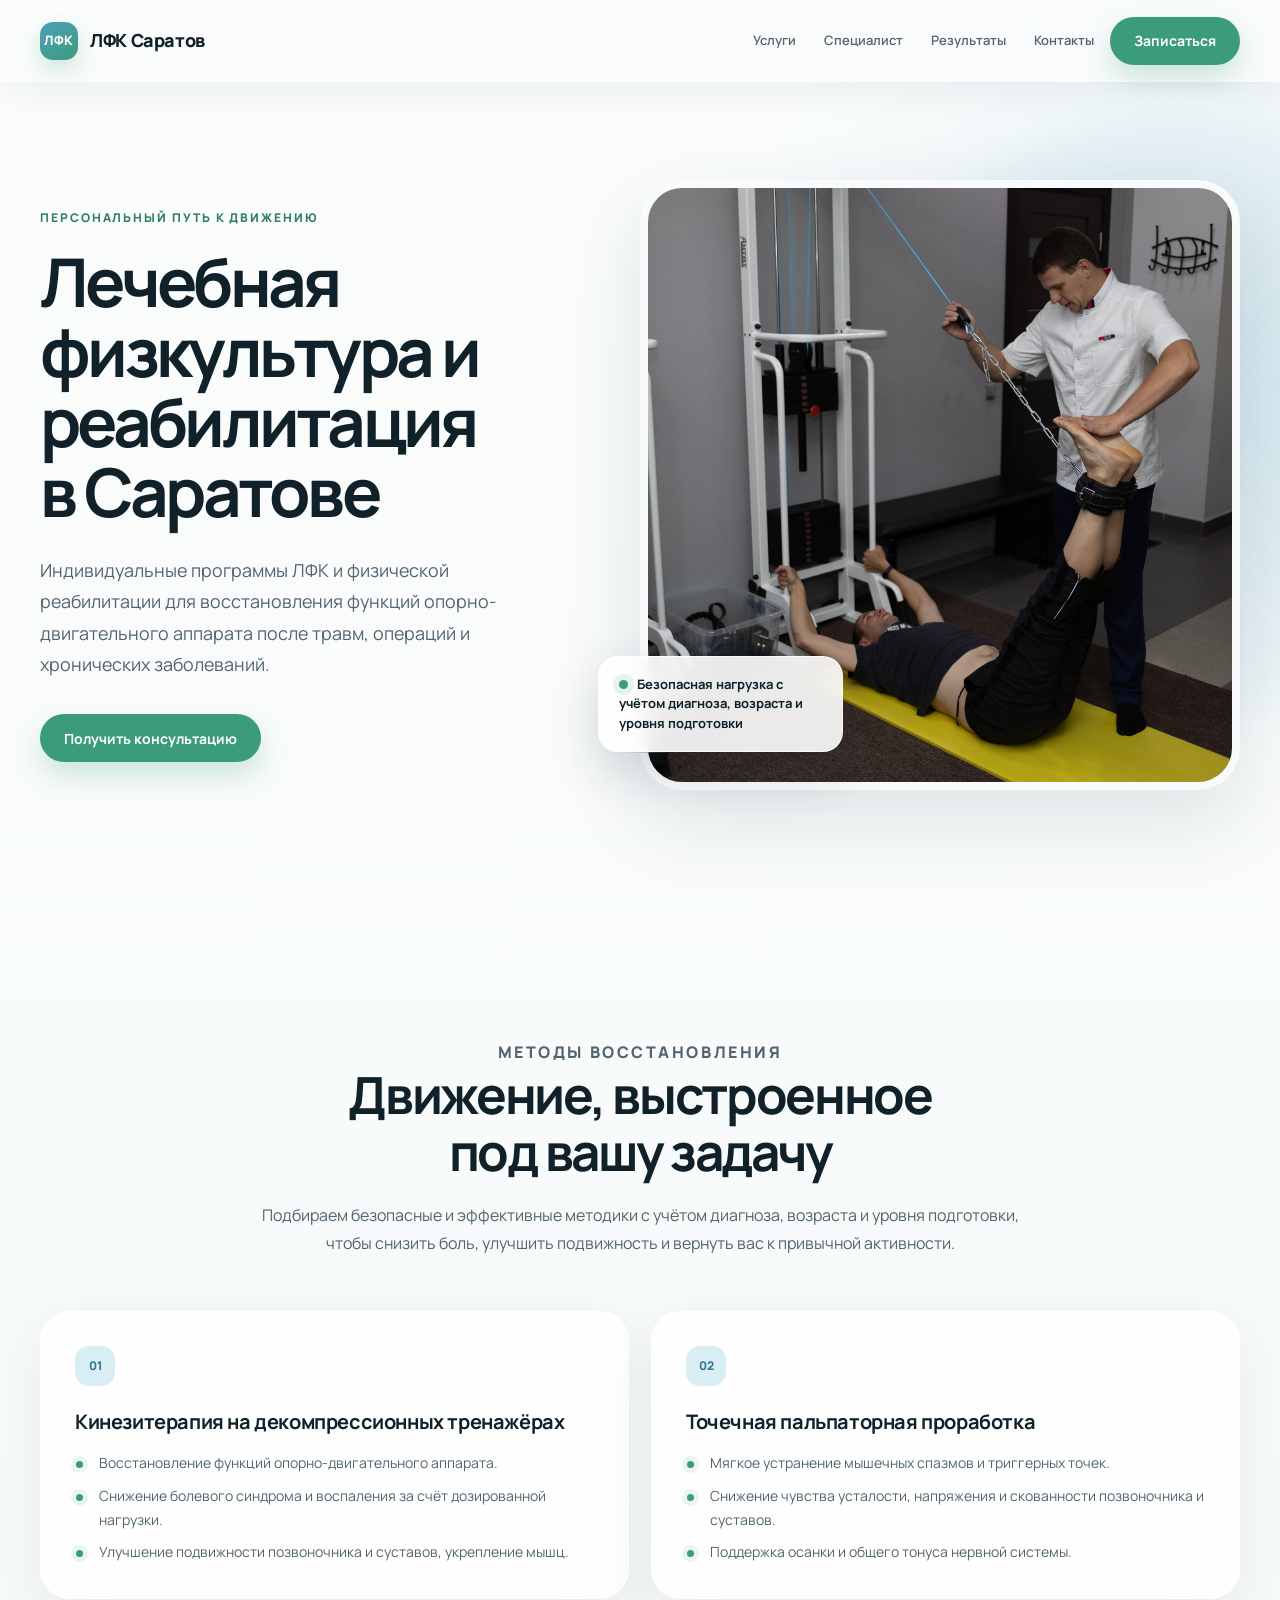
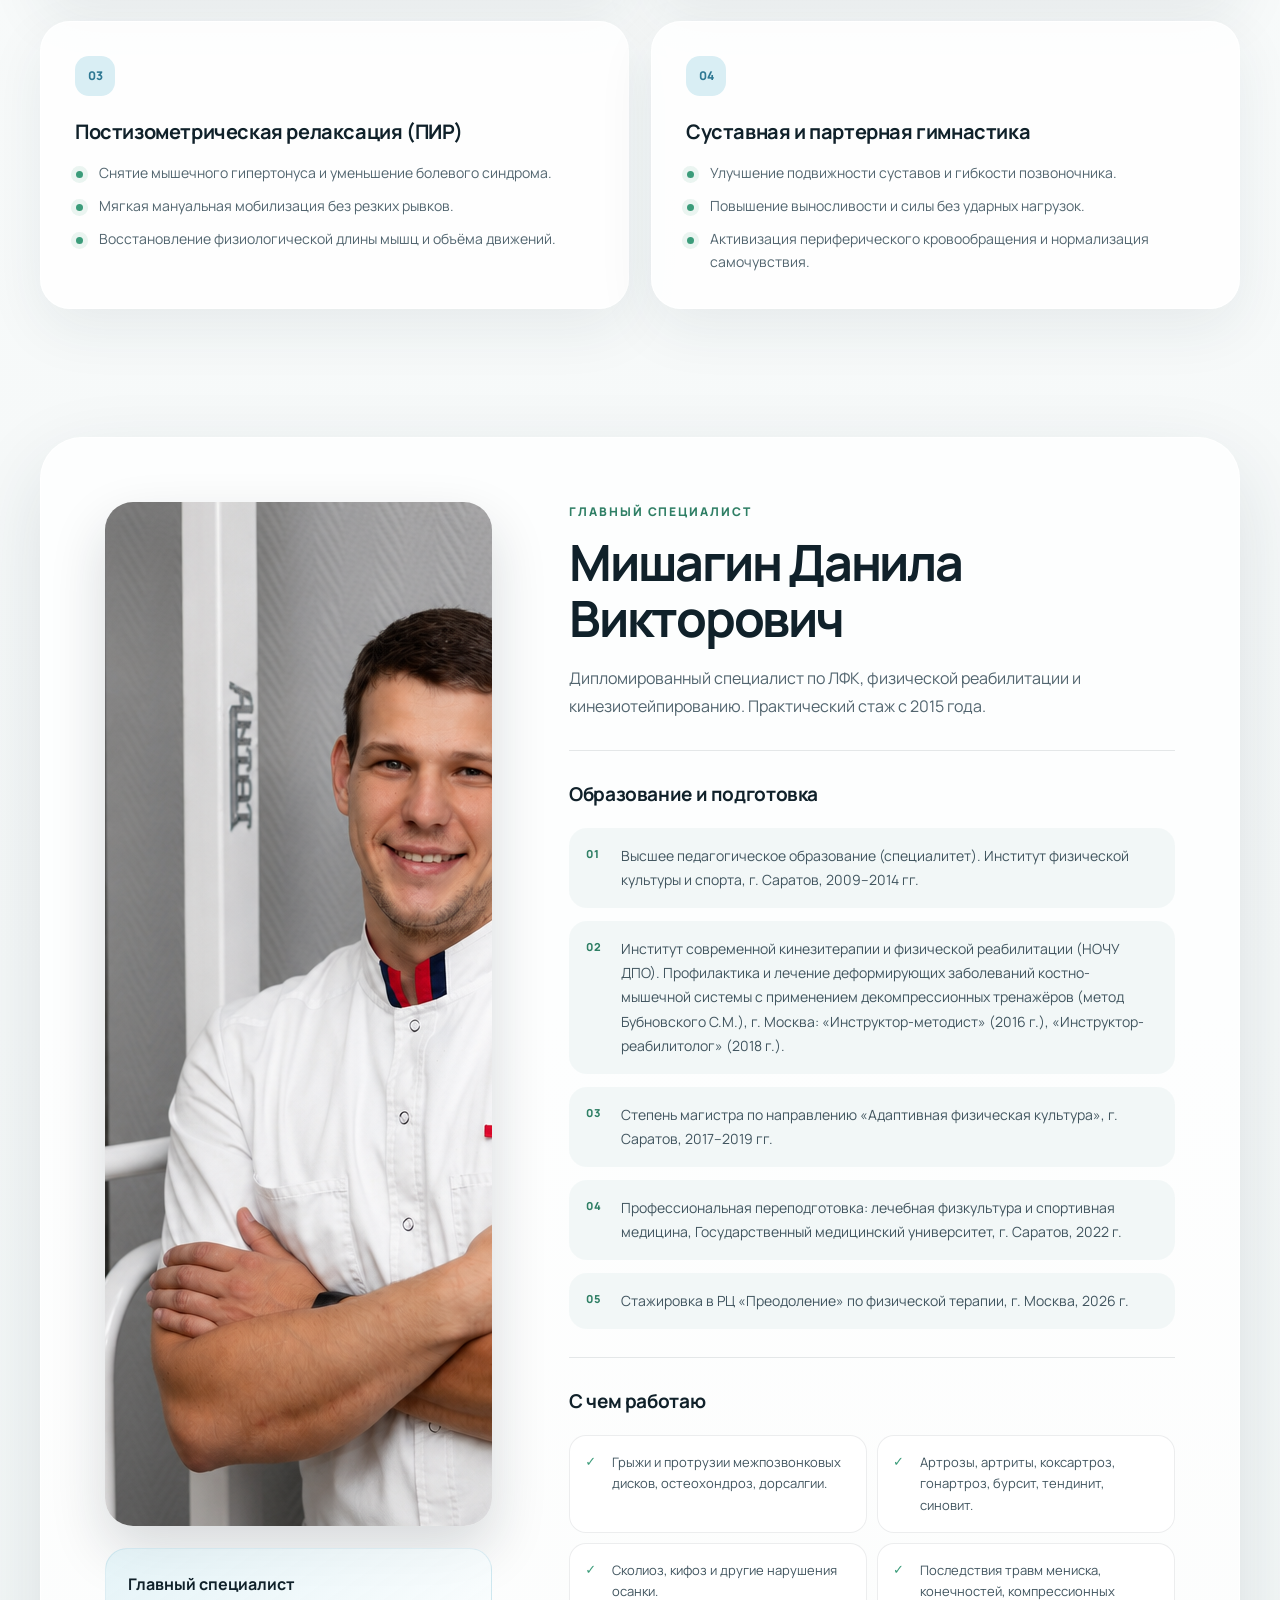
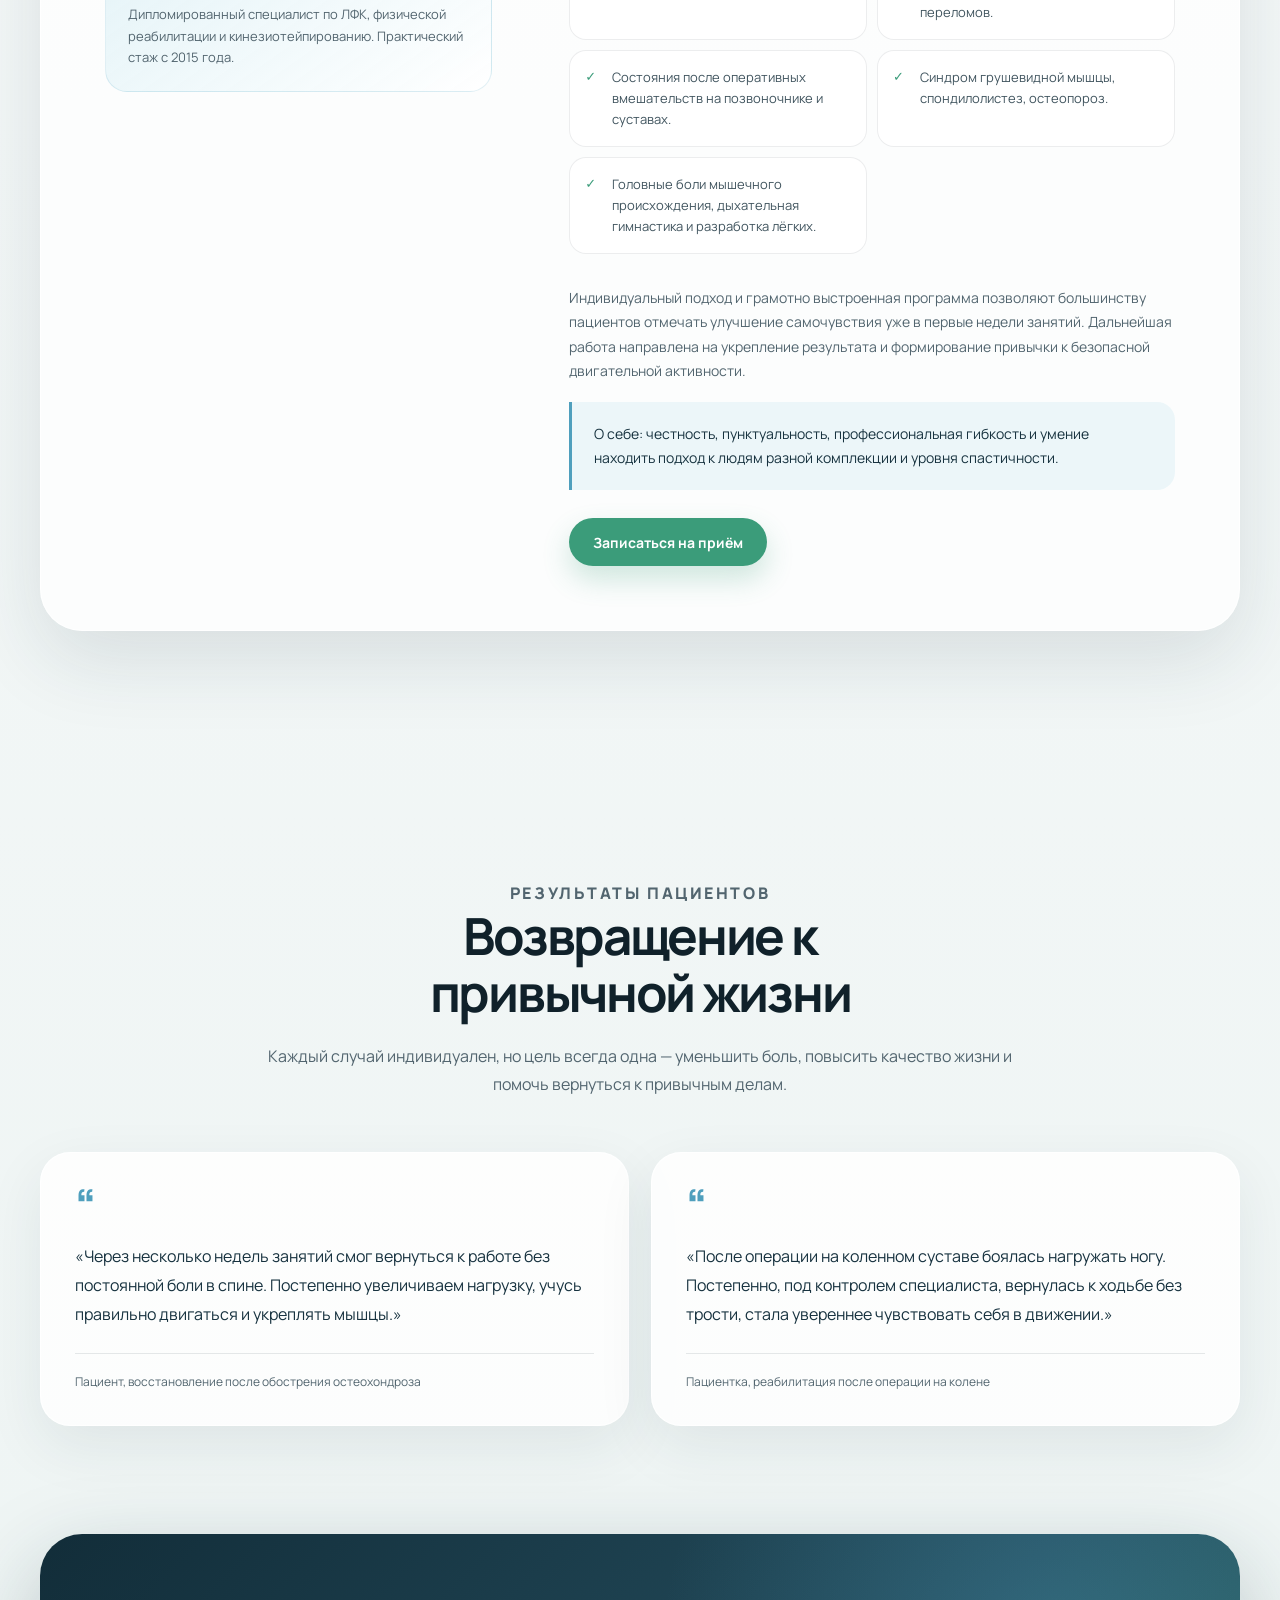
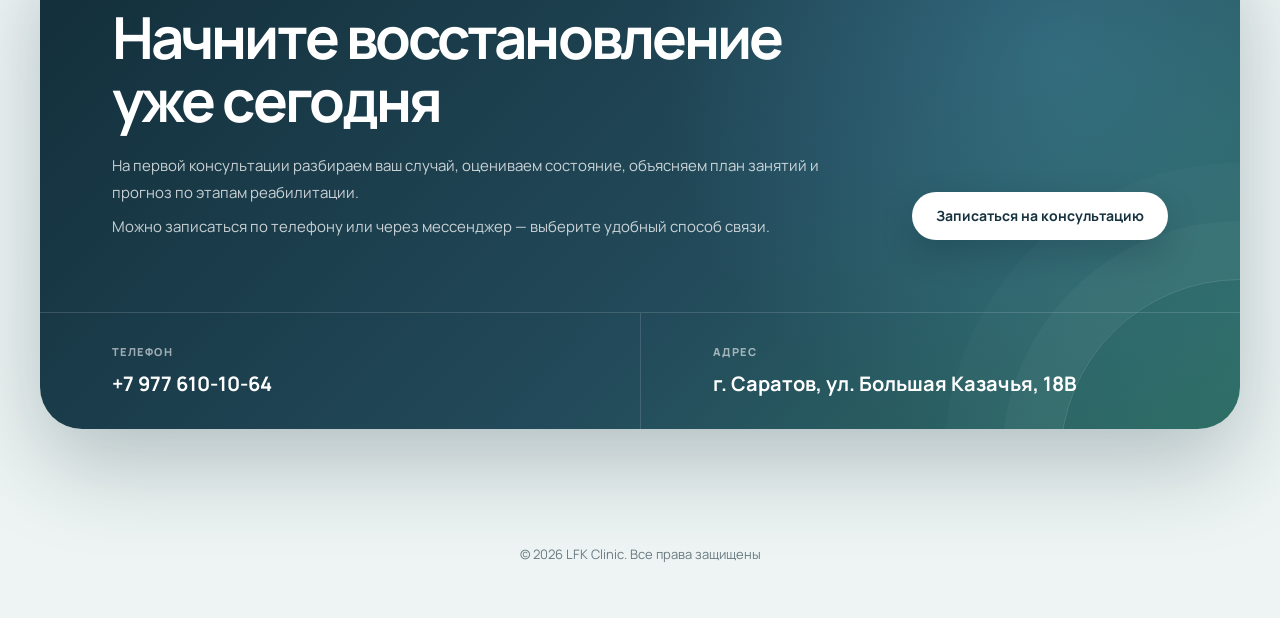
<file: index.html>
<!DOCTYPE html>
<html lang="ru">
<head>
  <meta charset="UTF-8">
  <meta name="viewport" content="width=device-width, initial-scale=1, viewport-fit=cover">
  <meta name="theme-color" content="#f5f8f8">
  <meta name="description" content="Лечебная физкультура и физическая реабилитация в Саратове. Индивидуальные программы восстановления после травм, операций и хронических заболеваний.">
  <title>ЛФК Саратов — Профессиональная реабилитация</title>
  <link rel="preconnect" href="https://fonts.googleapis.com">
  <link rel="preconnect" href="https://fonts.gstatic.com" crossorigin>
  <link href="https://fonts.googleapis.com/css2?family=Manrope:wght@400;500;600;700;800&amp;display=swap" rel="stylesheet">
  <style>
    :root {
      --ink: #10212a;
      --ink-soft: #52656f;
      --navy: #17323f;
      --blue: #4f9fbd;
      --blue-soft: #d9eef4;
      --green: #3b9c7a;
      --green-dark: #2f7f65;
      --paper: #ffffff;
      --surface: #f5f8f8;
      --line: rgba(16, 33, 42, 0.1);
      --shadow: 0 28px 80px rgba(25, 53, 66, 0.12);
      --header-height: 82px;
      --radius: 30px;
      --container: 1200px;
    }

    *,
    *::before,
    *::after {
      box-sizing: border-box;
    }

    html {
      scroll-behavior: smooth;
      scroll-padding-top: calc(var(--header-height) + 24px);
      overflow-x: clip;
    }

    body {
      margin: 0;
      min-width: 320px;
      overflow-x: clip;
      background:
        radial-gradient(circle at 92% 6%, rgba(79, 159, 189, 0.12), transparent 28rem),
        linear-gradient(180deg, #fbfdfd 0%, var(--surface) 48%, #edf4f3 100%);
      color: var(--ink);
      font-family: "Manrope", system-ui, -apple-system, BlinkMacSystemFont, "Segoe UI", sans-serif;
      line-height: 1.65;
      -webkit-font-smoothing: antialiased;
    }

    body.menu-open {
      overflow: hidden;
    }

    img,
    svg {
      display: block;
      max-width: 100%;
    }

    a,
    button {
      -webkit-tap-highlight-color: transparent;
    }

    a {
      color: inherit;
    }

    button {
      font: inherit;
    }

    :focus-visible {
      outline: 3px solid rgba(79, 159, 189, 0.48);
      outline-offset: 4px;
    }

    .container {
      width: min(var(--container), calc(100% - 48px));
      margin-inline: auto;
    }

    .site-header {
      position: fixed;
      inset: 0 0 auto;
      z-index: 1000;
      height: var(--header-height);
      border-bottom: 1px solid rgba(255, 255, 255, 0.7);
      background: rgba(250, 252, 252, 0.82);
      box-shadow: 0 10px 34px rgba(16, 33, 42, 0.06);
      backdrop-filter: blur(18px) saturate(140%);
      -webkit-backdrop-filter: blur(18px) saturate(140%);
    }

    .nav {
      height: 100%;
      display: flex;
      align-items: center;
      justify-content: space-between;
      gap: 30px;
    }

    .brand {
      display: inline-flex;
      align-items: center;
      gap: 12px;
      flex: 0 0 auto;
      text-decoration: none;
      font-size: 18px;
      font-weight: 800;
      letter-spacing: -0.02em;
    }

    .brand-mark {
      width: 38px;
      height: 38px;
      display: grid;
      place-items: center;
      border-radius: 13px;
      background: linear-gradient(145deg, var(--blue), var(--green));
      color: #fff;
      box-shadow: 0 10px 22px rgba(59, 156, 122, 0.24);
      font-size: 13px;
      letter-spacing: 0.04em;
    }

    .nav-links {
      display: flex;
      align-items: center;
      justify-content: flex-end;
      gap: 4px;
    }

    .nav-links > a:not(.button) {
      padding: 11px 12px;
      color: var(--ink-soft);
      text-decoration: none;
      font-size: 13px;
      font-weight: 600;
      transition: color 180ms ease, background 180ms ease;
      border-radius: 999px;
    }

    .nav-links > a:not(.button):hover {
      color: var(--ink);
      background: rgba(79, 159, 189, 0.08);
    }

    .button {
      min-height: 48px;
      display: inline-flex;
      align-items: center;
      justify-content: center;
      gap: 8px;
      padding: 12px 24px;
      border: 0;
      border-radius: 999px;
      background: var(--green);
      color: #fff;
      box-shadow: 0 13px 28px rgba(59, 156, 122, 0.24);
      cursor: pointer;
      text-align: center;
      text-decoration: none;
      font-size: 14px;
      font-weight: 700;
      transition: transform 180ms ease, box-shadow 180ms ease, background 180ms ease;
    }

    .button:hover {
      transform: translateY(-2px);
      background: var(--green-dark);
      box-shadow: 0 18px 34px rgba(59, 156, 122, 0.3);
    }

    .button--light {
      background: #fff;
      color: var(--navy);
      box-shadow: 0 14px 34px rgba(4, 20, 28, 0.2);
    }

    .button--light:hover {
      background: #eff8f5;
    }

    .menu-toggle {
      display: none;
      width: 46px;
      height: 46px;
      padding: 0;
      border: 1px solid var(--line);
      border-radius: 15px;
      background: rgba(255, 255, 255, 0.86);
      color: var(--ink);
      cursor: pointer;
    }

    .menu-toggle span,
    .menu-toggle::before,
    .menu-toggle::after {
      content: "";
      width: 20px;
      height: 2px;
      display: block;
      margin: 4px auto;
      border-radius: 999px;
      background: currentColor;
      transition: transform 180ms ease, opacity 180ms ease;
    }

    .menu-toggle[aria-expanded="true"] span {
      opacity: 0;
    }

    .menu-toggle[aria-expanded="true"]::before {
      transform: translateY(6px) rotate(45deg);
    }

    .menu-toggle[aria-expanded="true"]::after {
      transform: translateY(-6px) rotate(-45deg);
    }

    .hero {
      min-height: 100svh;
      display: grid;
      grid-template-columns: minmax(0, 0.92fr) minmax(420px, 1.08fr);
      align-items: center;
      gap: clamp(48px, 7vw, 100px);
      padding-top: calc(var(--header-height) + 72px);
      padding-bottom: 84px;
      position: relative;
      isolation: isolate;
    }

    .hero::before {
      content: "";
      position: absolute;
      z-index: -1;
      width: min(48vw, 620px);
      aspect-ratio: 1;
      right: -20%;
      top: 12%;
      border-radius: 50%;
      background: radial-gradient(circle, rgba(79, 159, 189, 0.16), rgba(79, 159, 189, 0));
      filter: blur(16px);
      pointer-events: none;
    }

    .eyebrow {
      margin: 0 0 20px;
      color: var(--green-dark);
      font-size: 12px;
      font-weight: 800;
      letter-spacing: 0.16em;
      text-transform: uppercase;
    }

    .hero h1 {
      max-width: 760px;
      margin: 0;
      font-size: clamp(44px, 5.25vw, 76px);
      line-height: 1.04;
      letter-spacing: -0.055em;
      text-wrap: balance;
    }

    .hero-copy > p:not(.eyebrow) {
      max-width: 610px;
      margin: 28px 0 34px;
      color: var(--ink-soft);
      font-size: clamp(16px, 1.4vw, 19px);
      line-height: 1.75;
    }

    .hero-copy .button {
      min-width: 220px;
    }

    .hero-visual {
      min-width: 0;
      position: relative;
    }

    .hero-image-frame {
      overflow: hidden;
      border: 8px solid rgba(255, 255, 255, 0.8);
      border-radius: 42px;
      background: #dce8ea;
      box-shadow: var(--shadow);
      animation: floatImage 7s ease-in-out infinite;
    }

    .hero-image-frame img {
      width: 100%;
      height: min(66vh, 680px);
      min-height: 520px;
      object-fit: cover;
      object-position: center;
    }

    .hero-note {
      position: absolute;
      left: -42px;
      bottom: 38px;
      max-width: 245px;
      padding: 18px 20px;
      border: 1px solid rgba(255, 255, 255, 0.78);
      border-radius: 20px;
      background: rgba(255, 255, 255, 0.9);
      box-shadow: 0 18px 50px rgba(16, 33, 42, 0.16);
      backdrop-filter: blur(14px);
      -webkit-backdrop-filter: blur(14px);
      font-size: 13px;
      font-weight: 700;
      line-height: 1.5;
    }

    .hero-note::before {
      content: "";
      width: 9px;
      height: 9px;
      display: inline-block;
      margin-right: 9px;
      border-radius: 50%;
      background: var(--green);
      box-shadow: 0 0 0 6px rgba(59, 156, 122, 0.12);
    }

    .content-section {
      padding-block: 118px;
    }

    .section-heading {
      max-width: 760px;
      margin: 0 auto 54px;
      text-align: center;
    }

    .section-heading h2 {
      margin: 0;
      font-size: clamp(34px, 4vw, 52px);
      line-height: 1.12;
      letter-spacing: -0.045em;
      text-wrap: balance;
    }

    .section-heading p {
      margin: 20px auto 0;
      color: var(--ink-soft);
      font-size: 16px;
      line-height: 1.75;
    }

    .methods-grid {
      display: grid;
      grid-template-columns: repeat(2, minmax(0, 1fr));
      gap: 22px;
    }

    .method-card {
      min-width: 0;
      min-height: 100%;
      padding: 34px;
      border: 1px solid rgba(255, 255, 255, 0.76);
      border-radius: var(--radius);
      background: rgba(255, 255, 255, 0.82);
      box-shadow: 0 20px 58px rgba(25, 53, 66, 0.075);
      transition: transform 220ms ease, box-shadow 220ms ease, border-color 220ms ease;
    }

    .method-card:hover {
      transform: translateY(-6px);
      border-color: rgba(79, 159, 189, 0.24);
      box-shadow: 0 28px 68px rgba(25, 53, 66, 0.12);
    }

    .method-number {
      width: 40px;
      height: 40px;
      display: grid;
      place-items: center;
      margin-bottom: 22px;
      border-radius: 14px;
      background: var(--blue-soft);
      color: #2e7893;
      font-size: 12px;
      font-weight: 800;
    }

    .method-card h3 {
      margin: 0 0 16px;
      font-size: 20px;
      line-height: 1.35;
      letter-spacing: -0.02em;
    }

    .clean-list {
      margin: 0;
      padding: 0;
      list-style: none;
      color: var(--ink-soft);
      font-size: 14px;
      line-height: 1.7;
    }

    .clean-list li {
      position: relative;
      padding-left: 24px;
    }

    .clean-list li + li {
      margin-top: 9px;
    }

    .clean-list li::before {
      content: "";
      position: absolute;
      left: 1px;
      top: 0.72em;
      width: 7px;
      height: 7px;
      border-radius: 50%;
      background: var(--green);
      box-shadow: 0 0 0 5px rgba(59, 156, 122, 0.1);
    }

    .specialist-wrap {
      margin-top: 128px;
      scroll-margin-top: calc(var(--header-height) + 24px);
    }

    .specialist-shell {
      display: grid;
      grid-template-columns: minmax(300px, 0.78fr) minmax(0, 1.22fr);
      gap: clamp(38px, 6vw, 78px);
      align-items: start;
      padding: clamp(30px, 5vw, 64px);
      border: 1px solid rgba(255, 255, 255, 0.78);
      border-radius: 42px;
      background: rgba(255, 255, 255, 0.76);
      box-shadow: var(--shadow);
    }

    .specialist-media {
      position: sticky;
      top: calc(var(--header-height) + 28px);
      min-width: 0;
    }

    .specialist-media img {
      width: 100%;
      aspect-ratio: 4 / 5;
      border-radius: 28px;
      object-fit: cover;
      object-position: center;
      box-shadow: 0 24px 55px rgba(16, 33, 42, 0.16);
    }

    .specialist-summary {
      margin-top: 22px;
      padding: 22px;
      border: 1px solid rgba(79, 159, 189, 0.16);
      border-radius: 22px;
      background: linear-gradient(145deg, rgba(217, 238, 244, 0.68), rgba(255, 255, 255, 0.76));
    }

    .specialist-summary strong {
      display: block;
      margin-bottom: 7px;
      font-size: 16px;
    }

    .specialist-summary p {
      margin: 0;
      color: var(--ink-soft);
      font-size: 13px;
      line-height: 1.65;
    }

    .specialist-content {
      min-width: 0;
    }

    .specialist-content > .eyebrow {
      margin-bottom: 12px;
    }

    .specialist-content h2 {
      margin: 0;
      font-size: clamp(34px, 4vw, 50px);
      line-height: 1.12;
      letter-spacing: -0.045em;
    }

    .doctor-role {
      margin: 18px 0 30px;
      color: var(--ink-soft);
      font-size: 16px;
      line-height: 1.75;
    }

    .info-block {
      padding-block: 28px;
      border-top: 1px solid var(--line);
    }

    .info-block h3 {
      margin: 0 0 18px;
      font-size: 19px;
      letter-spacing: -0.02em;
    }

    .info-list {
      display: grid;
      gap: 13px;
      margin: 0;
      padding: 0;
      list-style: none;
      counter-reset: info;
    }

    .info-list li {
      min-width: 0;
      position: relative;
      padding: 16px 18px 16px 52px;
      border-radius: 18px;
      background: rgba(241, 247, 247, 0.92);
      color: #41555f;
      font-size: 14px;
      line-height: 1.72;
      overflow-wrap: anywhere;
      counter-increment: info;
    }

    .info-list li::before {
      content: counter(info, decimal-leading-zero);
      position: absolute;
      left: 17px;
      top: 17px;
      color: var(--green-dark);
      font-size: 11px;
      font-weight: 800;
      letter-spacing: 0.05em;
    }

    .conditions-list {
      display: grid;
      grid-template-columns: repeat(2, minmax(0, 1fr));
      gap: 10px;
      margin: 0;
      padding: 0;
      list-style: none;
    }

    .conditions-list li {
      min-width: 0;
      padding: 16px 16px 16px 42px;
      position: relative;
      border: 1px solid rgba(16, 33, 42, 0.08);
      border-radius: 17px;
      background: #fff;
      color: #41555f;
      font-size: 13px;
      line-height: 1.62;
      overflow-wrap: anywhere;
    }

    .conditions-list li::before {
      content: "✓";
      position: absolute;
      left: 15px;
      top: 15px;
      color: var(--green);
      font-weight: 800;
    }

    .specialist-note {
      margin: 4px 0 18px;
      color: var(--ink-soft);
      font-size: 14px;
      line-height: 1.75;
    }

    .tagline {
      margin: 0 0 28px;
      padding: 20px 22px;
      border-left: 3px solid var(--blue);
      border-radius: 0 18px 18px 0;
      background: rgba(217, 238, 244, 0.48);
      color: var(--navy);
      font-size: 14px;
      line-height: 1.72;
    }

    .outcomes-section {
      padding-top: 110px;
      padding-bottom: 72px;
      scroll-margin-top: calc(var(--header-height) + 24px);
    }

    .testimonials {
      display: grid;
      grid-template-columns: repeat(2, minmax(0, 1fr));
      gap: 22px;
    }

    .testimonial {
      min-width: 0;
      margin: 0;
      padding: 34px;
      border: 1px solid rgba(255, 255, 255, 0.82);
      border-radius: var(--radius);
      background: rgba(255, 255, 255, 0.82);
      box-shadow: 0 20px 58px rgba(25, 53, 66, 0.08);
    }

    .quote-mark {
      color: var(--blue);
      font-size: 44px;
      font-weight: 800;
      line-height: 0.8;
    }

    .testimonial blockquote {
      margin: 20px 0 24px;
      color: var(--navy);
      font-size: 16px;
      line-height: 1.8;
    }

    .testimonial figcaption {
      padding-top: 18px;
      border-top: 1px solid var(--line);
      color: var(--ink-soft);
      font-size: 12px;
      line-height: 1.6;
    }

    .contact-panel {
      overflow: hidden;
      margin-top: 108px;
      position: relative;
      border-radius: 42px;
      background:
        radial-gradient(circle at 85% 25%, rgba(79, 159, 189, 0.34), transparent 25rem),
        linear-gradient(135deg, #122d39, #234b5b 60%, #2f6f67);
      color: #fff;
      box-shadow: 0 34px 90px rgba(20, 54, 66, 0.28);
    }

    .contact-panel::after {
      content: "";
      position: absolute;
      width: 360px;
      aspect-ratio: 1;
      right: -180px;
      bottom: -210px;
      border: 1px solid rgba(255, 255, 255, 0.14);
      border-radius: 50%;
      box-shadow: 0 0 0 58px rgba(255, 255, 255, 0.03), 0 0 0 116px rgba(255, 255, 255, 0.02);
      pointer-events: none;
    }

    .contact-top {
      display: grid;
      grid-template-columns: minmax(0, 1fr) auto;
      gap: 38px;
      align-items: end;
      padding: clamp(38px, 6vw, 72px);
      position: relative;
      z-index: 1;
    }

    .contact-top h2 {
      max-width: 720px;
      margin: 0;
      font-size: clamp(36px, 4.6vw, 58px);
      line-height: 1.08;
      letter-spacing: -0.05em;
      text-wrap: balance;
    }

    .contact-top p {
      max-width: 720px;
      margin: 22px 0 0;
      color: rgba(255, 255, 255, 0.76);
      font-size: 15px;
      line-height: 1.75;
    }

    .contact-top p + p {
      margin-top: 8px;
    }

    .contact-details {
      display: grid;
      grid-template-columns: repeat(2, minmax(0, 1fr));
      position: relative;
      z-index: 1;
      border-top: 1px solid rgba(255, 255, 255, 0.14);
    }

    .contact-detail {
      padding: 30px clamp(32px, 6vw, 72px);
    }

    .contact-detail + .contact-detail {
      border-left: 1px solid rgba(255, 255, 255, 0.14);
    }

    .contact-detail span {
      display: block;
      margin-bottom: 8px;
      color: rgba(255, 255, 255, 0.58);
      font-size: 11px;
      font-weight: 800;
      letter-spacing: 0.13em;
      text-transform: uppercase;
    }

    .contact-detail a,
    .contact-detail p {
      margin: 0;
      color: #fff;
      font-size: clamp(16px, 2vw, 20px);
      font-weight: 700;
      line-height: 1.45;
      text-decoration: none;
      overflow-wrap: anywhere;
    }

    .contact-detail a:hover {
      text-decoration: underline;
      text-underline-offset: 4px;
    }

    .site-footer {
      padding: 44px 24px 52px;
      color: #6a7b83;
      text-align: center;
      font-size: 13px;
    }

    .reveal {
      opacity: 0;
      transform: translateY(44px) scale(0.985);
      transition: opacity 800ms ease, transform 900ms cubic-bezier(0.16, 1, 0.3, 1);
      will-change: opacity, transform;
    }

    .reveal.is-visible {
      opacity: 1;
      transform: translateY(0) scale(1);
    }

    .hero-copy > * {
      opacity: 0;
      transform: translateY(28px);
      animation: heroFade 850ms cubic-bezier(0.16, 1, 0.3, 1) forwards;
    }

    .hero-copy > :nth-child(2) {
      animation-delay: 100ms;
    }

    .hero-copy > :nth-child(3) {
      animation-delay: 210ms;
    }

    .hero-copy > :nth-child(4) {
      animation-delay: 320ms;
    }

    @keyframes heroFade {
      to {
        opacity: 1;
        transform: translateY(0);
      }
    }

    @keyframes floatImage {
      0%, 100% { transform: translateY(0); }
      50% { transform: translateY(-10px); }
    }

    @media (max-width: 1050px) {
      .nav-links > a:not(.button) {
        padding-inline: 8px;
      }

      .hero {
        grid-template-columns: minmax(0, 0.95fr) minmax(360px, 1.05fr);
        gap: 42px;
      }

      .hero-note {
        left: -22px;
      }

      .specialist-shell {
        grid-template-columns: 300px minmax(0, 1fr);
      }

      .conditions-list {
        grid-template-columns: 1fr;
      }
    }

    @media (max-width: 860px) {
      :root {
        --header-height: 72px;
      }

      .container {
        width: min(100% - 32px, var(--container));
      }

      .menu-toggle {
        display: block;
      }

      .nav-links {
        position: absolute;
        inset: calc(var(--header-height) + 10px) 16px auto;
        display: grid;
        gap: 4px;
        padding: 12px;
        visibility: hidden;
        opacity: 0;
        transform: translateY(-12px);
        border: 1px solid rgba(16, 33, 42, 0.1);
        border-radius: 22px;
        background: rgba(255, 255, 255, 0.97);
        box-shadow: 0 24px 60px rgba(16, 33, 42, 0.16);
        transition: opacity 180ms ease, transform 180ms ease, visibility 180ms;
      }

      .nav-links.is-open {
        visibility: visible;
        opacity: 1;
        transform: translateY(0);
      }

      .nav-links > a:not(.button) {
        min-height: 46px;
        display: flex;
        align-items: center;
        padding: 10px 14px;
        font-size: 14px;
      }

      .nav-links .button {
        width: 100%;
        margin-top: 4px;
      }

      .hero {
        min-height: auto;
        grid-template-columns: 1fr;
        gap: 38px;
        padding-top: calc(var(--header-height) + 44px);
        padding-bottom: 72px;
        text-align: center;
      }

      .hero-copy > p:not(.eyebrow) {
        margin-inline: auto;
      }

      .hero-image-frame {
        width: min(100%, 680px);
        margin-inline: auto;
        border-width: 6px;
        border-radius: 30px;
      }

      .hero-image-frame img {
        height: auto;
        min-height: 0;
        aspect-ratio: 16 / 11;
      }

      .hero-note {
        left: 20px;
        bottom: 20px;
        text-align: left;
      }

      .content-section,
      .outcomes-section {
        padding-block: 84px;
      }

      .specialist-wrap {
        margin-top: 90px;
      }

      .specialist-shell {
        grid-template-columns: 1fr;
      }

      .specialist-media {
        position: static;
        display: grid;
        grid-template-columns: minmax(220px, 0.76fr) minmax(0, 1fr);
        gap: 22px;
        align-items: end;
      }

      .specialist-media img {
        aspect-ratio: 4 / 5;
      }

      .specialist-summary {
        margin-top: 0;
      }

      .contact-top {
        grid-template-columns: 1fr;
        align-items: start;
      }

      .contact-top .button {
        width: fit-content;
      }
    }

    @media (max-width: 640px) {
      .brand {
        font-size: 16px;
      }

      .brand-mark {
        width: 36px;
        height: 36px;
      }

      .hero {
        gap: 30px;
        padding-top: calc(var(--header-height) + 34px);
        padding-bottom: 54px;
      }

      .hero h1 {
        font-size: clamp(35px, 10.8vw, 48px);
        letter-spacing: -0.05em;
      }

      .hero-copy > p:not(.eyebrow) {
        margin-top: 20px;
        margin-bottom: 26px;
        font-size: 15px;
        line-height: 1.7;
      }

      .hero-copy .button {
        width: 100%;
        min-width: 0;
      }

      .hero-image-frame {
        border-width: 4px;
        border-radius: 24px;
      }

      .hero-image-frame img {
        aspect-ratio: 4 / 3;
      }

      .hero-note {
        max-width: calc(100% - 28px);
        left: 14px;
        right: 14px;
        bottom: 14px;
        padding: 14px 15px;
        border-radius: 16px;
        font-size: 11px;
      }

      .content-section,
      .outcomes-section {
        padding-block: 68px;
      }

      .section-heading {
        margin-bottom: 34px;
      }

      .section-heading h2,
      .specialist-content h2 {
        font-size: 33px;
      }

      .section-heading p {
        margin-top: 15px;
        font-size: 14px;
        line-height: 1.7;
      }

      .methods-grid,
      .testimonials {
        grid-template-columns: 1fr;
      }

      .method-card,
      .testimonial {
        padding: 25px 22px;
        border-radius: 23px;
      }

      .method-card h3 {
        font-size: 18px;
      }

      .specialist-wrap {
        margin-top: 76px;
      }

      .specialist-shell {
        width: calc(100% + 8px);
        margin-left: -4px;
        padding: 20px;
        gap: 30px;
        border-radius: 28px;
      }

      .specialist-media {
        grid-template-columns: 1fr;
      }

      .specialist-media img {
        width: 100%;
        max-height: 460px;
        object-position: center 25%;
      }

      .specialist-summary {
        padding: 18px;
      }

      .doctor-role {
        margin-bottom: 24px;
        font-size: 14px;
      }

      .info-block {
        padding-block: 24px;
      }

      .info-list li {
        padding: 15px 15px 15px 48px;
        font-size: 13px;
      }

      .conditions-list {
        grid-template-columns: 1fr;
      }

      .specialist-content > .button {
        width: 100%;
      }

      .testimonial blockquote {
        font-size: 14px;
      }

      .contact-panel {
        margin-top: 76px;
        border-radius: 28px;
      }

      .contact-top {
        gap: 28px;
        padding: 34px 24px;
      }

      .contact-top h2 {
        font-size: 35px;
      }

      .contact-top p {
        font-size: 13px;
      }

      .contact-top .button {
        width: 100%;
      }

      .contact-details {
        grid-template-columns: 1fr;
      }

      .contact-detail {
        padding: 24px;
      }

      .contact-detail + .contact-detail {
        border-top: 1px solid rgba(255, 255, 255, 0.14);
        border-left: 0;
      }
    }

    @media (max-width: 360px) {
      .container {
        width: calc(100% - 24px);
      }

      .brand-mark {
        display: none;
      }

      .hero h1 {
        font-size: 33px;
      }

      .method-card,
      .testimonial,
      .specialist-shell {
        padding-inline: 18px;
      }

      .info-list li {
        padding-left: 44px;
      }
    }

    @media (prefers-reduced-motion: reduce) {
      html {
        scroll-behavior: auto;
      }

      *,
      *::before,
      *::after {
        animation-duration: 1ms !important;
        animation-iteration-count: 1 !important;
        scroll-behavior: auto !important;
        transition-duration: 1ms !important;
      }

      .reveal,
      .hero-copy > * {
        opacity: 1;
        transform: none;
      }
    }
  </style>
</head>
<body>
  <header class="site-header">
    <div class="container nav">
      <a class="brand" href="#top" aria-label="ЛФК Саратов — на главную">
        <span class="brand-mark" aria-hidden="true">ЛФК</span>
        <span>ЛФК Саратов</span>
      </a>

      <button class="menu-toggle" type="button" aria-expanded="false" aria-controls="site-menu" aria-label="Открыть меню">
        <span></span>
      </button>

      <nav class="nav-links" id="site-menu" aria-label="Основная навигация">
        <a href="#services">Услуги</a>
        <a href="#doctor">Специалист</a>
        <a href="#reviews">Результаты</a>
        <a href="#contacts">Контакты</a>
        <a href="#contacts" class="button">Записаться</a>
      </nav>
    </div>
  </header>

  <main>
    <section class="hero container" id="top">
      <div class="hero-copy">
        <p class="eyebrow">Персональный путь к движению</p>
        <h1>Лечебная физкультура и реабилитация в Саратове</h1>
        <p>Индивидуальные программы ЛФК и физической реабилитации для восстановления функций опорно-двигательного аппарата после травм, операций и хронических заболеваний.</p>
        <a href="#contacts" class="button">Получить консультацию</a>
      </div>

      <div class="hero-visual" data-parallax>
        <div class="hero-image-frame">
          <img src="assets/images/rehabilitation.jpg" alt="Специалист по ЛФК проводит реабилитационное занятие в зале с тренажёрами" width="3360" height="2240" fetchpriority="high">
        </div>
        <div class="hero-note">Безопасная нагрузка с учётом диагноза, возраста и уровня подготовки</div>
      </div>
    </section>

    <section class="content-section container" id="services">
      <div class="section-heading reveal">
        <p class="eyebrow">Методы восстановления</p>
        <h2>Движение, выстроенное под вашу задачу</h2>
        <p>Подбираем безопасные и эффективные методики с учётом диагноза, возраста и уровня подготовки, чтобы снизить боль, улучшить подвижность и вернуть вас к привычной активности.</p>
      </div>

      <div class="methods-grid">
        <article class="method-card reveal">
          <div class="method-number" aria-hidden="true">01</div>
          <h3>Кинезитерапия на декомпрессионных тренажёрах</h3>
          <ul class="clean-list">
            <li>Восстановление функций опорно-двигательного аппарата.</li>
            <li>Снижение болевого синдрома и воспаления за счёт дозированной нагрузки.</li>
            <li>Улучшение подвижности позвоночника и суставов, укрепление мышц.</li>
          </ul>
        </article>

        <article class="method-card reveal">
          <div class="method-number" aria-hidden="true">02</div>
          <h3>Точечная пальпаторная проработка</h3>
          <ul class="clean-list">
            <li>Мягкое устранение мышечных спазмов и триггерных точек.</li>
            <li>Снижение чувства усталости, напряжения и скованности позвоночника и суставов.</li>
            <li>Поддержка осанки и общего тонуса нервной системы.</li>
          </ul>
        </article>

        <article class="method-card reveal">
          <div class="method-number" aria-hidden="true">03</div>
          <h3>Постизометрическая релаксация (ПИР)</h3>
          <ul class="clean-list">
            <li>Снятие мышечного гипертонуса и уменьшение болевого синдрома.</li>
            <li>Мягкая мануальная мобилизация без резких рывков.</li>
            <li>Восстановление физиологической длины мышц и объёма движений.</li>
          </ul>
        </article>

        <article class="method-card reveal">
          <div class="method-number" aria-hidden="true">04</div>
          <h3>Суставная и партерная гимнастика</h3>
          <ul class="clean-list">
            <li>Улучшение подвижности суставов и гибкости позвоночника.</li>
            <li>Повышение выносливости и силы без ударных нагрузок.</li>
            <li>Активизация периферического кровообращения и нормализация самочувствия.</li>
          </ul>
        </article>
      </div>

      <div class="specialist-wrap" id="doctor">
        <div class="specialist-shell reveal">
          <div class="specialist-media">
            <img src="assets/images/specialist.png" alt="Мишагин Данила Викторович — специалист по лечебной физкультуре" width="1536" height="1024" loading="lazy">
            <div class="specialist-summary">
              <strong>Главный специалист</strong>
              <p>Дипломированный специалист по ЛФК, физической реабилитации и кинезиотейпированию. Практический стаж с 2015 года.</p>
            </div>
          </div>

          <div class="specialist-content">
            <p class="eyebrow">Главный специалист</p>
            <h2>Мишагин Данила Викторович</h2>
            <p class="doctor-role">Дипломированный специалист по ЛФК, физической реабилитации и кинезиотейпированию. Практический стаж с 2015 года.</p>

            <div class="info-block">
              <h3>Образование и подготовка</h3>
              <ol class="info-list">
                <li>Высшее педагогическое образование (специалитет). Институт физической культуры и спорта, г. Саратов, 2009–2014 гг.</li>
                <li>Институт современной кинезитерапии и физической реабилитации (НОЧУ ДПО). Профилактика и лечение деформирующих заболеваний костно-мышечной системы с применением декомпрессионных тренажёров (метод Бубновского С.М.), г. Москва: «Инструктор-методист» (2016 г.), «Инструктор-реабилитолог» (2018 г.).</li>
                <li>Степень магистра по направлению «Адаптивная физическая культура», г. Саратов, 2017–2019 гг.</li>
                <li>Профессиональная переподготовка: лечебная физкультура и спортивная медицина, Государственный медицинский университет, г. Саратов, 2022 г.</li>
                <li>Стажировка в РЦ «Преодоление» по физической терапии, г. Москва, 2026 г.</li>
              </ol>
            </div>

            <div class="info-block">
              <h3>С чем работаю</h3>
              <ul class="conditions-list">
                <li>Грыжи и протрузии межпозвонковых дисков, остеохондроз, дорсалгии.</li>
                <li>Артрозы, артриты, коксартроз, гонартроз, бурсит, тендинит, синовит.</li>
                <li>Сколиоз, кифоз и другие нарушения осанки.</li>
                <li>Последствия травм мениска, конечностей, компрессионных переломов.</li>
                <li>Состояния после оперативных вмешательств на позвоночнике и суставах.</li>
                <li>Синдром грушевидной мышцы, спондилолистез, остеопороз.</li>
                <li>Головные боли мышечного происхождения, дыхательная гимнастика и разработка лёгких.</li>
              </ul>
            </div>

            <p class="specialist-note">Индивидуальный подход и грамотно выстроенная программа позволяют большинству пациентов отмечать улучшение самочувствия уже в первые недели занятий. Дальнейшая работа направлена на укрепление результата и формирование привычки к безопасной двигательной активности.</p>
            <p class="tagline">О себе: честность, пунктуальность, профессиональная гибкость и умение находить подход к людям разной комплекции и уровня спастичности.</p>
            <a href="#contacts" class="button">Записаться на приём</a>
          </div>
        </div>
      </div>
    </section>

    <section class="outcomes-section container" id="reviews">
      <div class="section-heading reveal">
        <p class="eyebrow">Результаты пациентов</p>
        <h2>Возвращение к привычной жизни</h2>
        <p>Каждый случай индивидуален, но цель всегда одна — уменьшить боль, повысить качество жизни и помочь вернуться к привычным делам.</p>
      </div>

      <div class="testimonials">
        <figure class="testimonial reveal">
          <div class="quote-mark" aria-hidden="true">“</div>
          <blockquote>«Через несколько недель занятий смог вернуться к работе без постоянной боли в спине. Постепенно увеличиваем нагрузку, учусь правильно двигаться и укреплять мышцы.»</blockquote>
          <figcaption>Пациент, восстановление после обострения остеохондроза</figcaption>
        </figure>

        <figure class="testimonial reveal">
          <div class="quote-mark" aria-hidden="true">“</div>
          <blockquote>«После операции на коленном суставе боялась нагружать ногу. Постепенно, под контролем специалиста, вернулась к ходьбе без трости, стала увереннее чувствовать себя в движении.»</blockquote>
          <figcaption>Пациентка, реабилитация после операции на колене</figcaption>
        </figure>
      </div>

      <div class="contact-panel reveal" id="contacts">
        <div class="contact-top">
          <div>
            <h2>Начните восстановление уже сегодня</h2>
            <p>На первой консультации разбираем ваш случай, оцениваем состояние, объясняем план занятий и прогноз по этапам реабилитации.</p>
            <p>Можно записаться по телефону или через мессенджер — выберите удобный способ связи.</p>
          </div>
          <a href="tel:+79776101064" class="button button--light">Записаться на консультацию</a>
        </div>

        <div class="contact-details" aria-label="Контакты">
          <div class="contact-detail">
            <span>Телефон</span>
            <a href="tel:+79776101064">+7&nbsp;977&nbsp;610‑10‑64</a>
          </div>
          <div class="contact-detail">
            <span>Адрес</span>
            <p>г. Саратов, ул. Большая Казачья, 18В</p>
          </div>
        </div>
      </div>
    </section>
  </main>

  <footer class="site-footer">© 2026 LFK Clinic. Все права защищены</footer>

  <script>
    const menuToggle = document.querySelector('.menu-toggle');
    const siteMenu = document.querySelector('#site-menu');
    const menuLinks = siteMenu.querySelectorAll('a');

    function setMenu(open) {
      menuToggle.setAttribute('aria-expanded', String(open));
      menuToggle.setAttribute('aria-label', open ? 'Закрыть меню' : 'Открыть меню');
      siteMenu.classList.toggle('is-open', open);
      document.body.classList.toggle('menu-open', open);
    }

    menuToggle.addEventListener('click', () => {
      setMenu(menuToggle.getAttribute('aria-expanded') !== 'true');
    });

    menuLinks.forEach((link) => link.addEventListener('click', () => setMenu(false)));

    document.addEventListener('keydown', (event) => {
      if (event.key === 'Escape') setMenu(false);
    });

    window.addEventListener('resize', () => {
      if (window.innerWidth > 860) setMenu(false);
    });

    const revealElements = document.querySelectorAll('.reveal');
    const revealObserver = new IntersectionObserver((entries, observer) => {
      entries.forEach((entry) => {
        if (entry.isIntersecting) {
          entry.target.classList.add('is-visible');
          observer.unobserve(entry.target);
        }
      });
    }, { threshold: 0.12, rootMargin: '0px 0px -32px' });

    revealElements.forEach((element) => revealObserver.observe(element));

    const parallaxElement = document.querySelector('[data-parallax]');
    const reduceMotion = window.matchMedia('(prefers-reduced-motion: reduce)');
    let ticking = false;

    function updateParallax() {
      if (parallaxElement && window.innerWidth > 860 && !reduceMotion.matches) {
        const offset = Math.min(window.scrollY * 0.045, 36);
        parallaxElement.style.transform = `translate3d(0, ${offset}px, 0)`;
      } else if (parallaxElement) {
        parallaxElement.style.transform = '';
      }
      ticking = false;
    }

    window.addEventListener('scroll', () => {
      if (!ticking) {
        window.requestAnimationFrame(updateParallax);
        ticking = true;
      }
    }, { passive: true });

    window.addEventListener('resize', updateParallax);
  </script>
</body>
</html>
</file>
